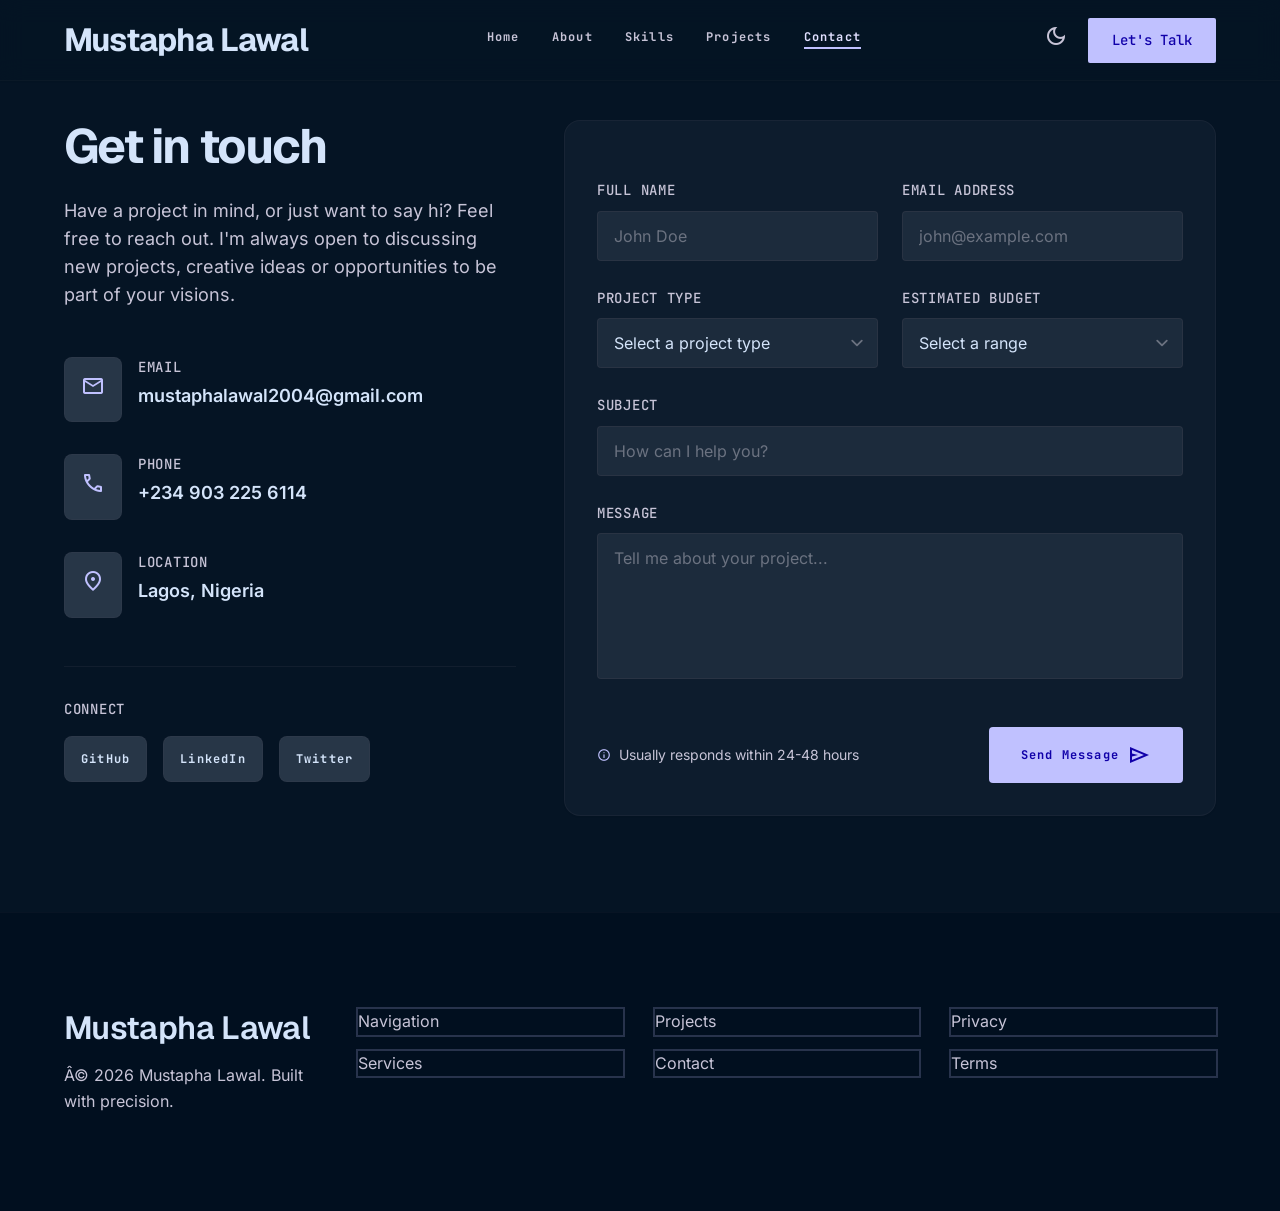
<file: contact.html>
﻿<!DOCTYPE html>

<html class="dark" lang="en">

<head>
    <meta charset="utf-8" />
    <meta content="width=device-width, initial-scale=1.0" name="viewport" />
    <title>Contact - Mustapha Lawal</title>
    <script src="assets/js/tailwindcss.js"></script>
    <link href="assets/css/fonts.css" rel="stylesheet" />
    <link href="assets/css/material-symbols.css" rel="stylesheet" />



    <script>
        (function () {
            try {
                var saved = localStorage.getItem('theme');
                var isDark = saved ? saved === 'dark' : true;
                if (isDark) document.documentElement.classList.add('dark');
                else document.documentElement.classList.remove('dark');
            } catch (e) { document.documentElement.classList.add('dark'); }
        })();
    </script>
    <script id="tailwind-config">
        tailwind.config = {
            darkMode: "class",
            theme: {
                extend: {
                    "colors": {
                        "inverse-on-surface": "#233143",
                        "secondary-fixed": "#dae2fd",
                        "surface-container-low": "#0d1c2d",
                        "on-surface": "#d4e4fa",
                        "tertiary-fixed-dim": "#ffb783",
                        "on-error": "#690005",
                        "primary-fixed": "#e1e0ff",
                        "on-secondary-fixed-variant": "#3f465c",
                        "primary": "#c0c1ff",
                        "surface-tint": "#c0c1ff",
                        "surface-container": "#122131",
                        "surface-dim": "#051424",
                        "error": "#ffb4ab",
                        "on-surface-variant": "#c7c4d7",
                        "on-primary-container": "#0d0096",
                        "on-tertiary-fixed": "#301400",
                        "on-tertiary-fixed-variant": "#703700",
                        "inverse-primary": "#494bd6",
                        "tertiary-container": "#d97721",
                        "surface-container-highest": "#273647",
                        "surface-container-high": "#1c2b3c",
                        "secondary-container": "#3f465c",
                        "tertiary-fixed": "#ffdcc5",
                        "primary-fixed-dim": "#c0c1ff",
                        "outline": "#908fa0",
                        "on-secondary-container": "#adb4ce",
                        "surface-variant": "#273647",
                        "tertiary": "#ffb783",
                        "inverse-surface": "#d4e4fa",
                        "outline-variant": "#464554",
                        "background": "#051424",
                        "on-tertiary": "#4f2500",
                        "on-tertiary-container": "#452000",
                        "on-primary": "#1000a9",
                        "on-secondary": "#283044",
                        "on-primary-fixed": "#07006c",
                        "on-background": "#d4e4fa",
                        "surface": "#051424",
                        "secondary": "#bec6e0",
                        "surface-bright": "#2c3a4c",
                        "primary-container": "#8083ff",
                        "on-primary-fixed-variant": "#2f2ebe",
                        "on-error-container": "#ffdad6",
                        "on-secondary-fixed": "#131b2e",
                        "secondary-fixed-dim": "#bec6e0",
                        "error-container": "#93000a",
                        "surface-container-lowest": "#010f1f"
                    },
                    "borderRadius": {
                        "DEFAULT": "0.125rem",
                        "lg": "0.25rem",
                        "xl": "0.5rem",
                        "full": "0.75rem"
                    },
                    "spacing": {
                        "gutter": "24px",
                        "section-gap": "96px",
                        "container-max": "1200px",
                        "unit": "8px",
                        "component-padding": "16px"
                    },
                    "fontFamily": {
                        "headline-lg-mobile": ["Geist"],
                        "body-md": ["Inter"],
                        "label-caps": ["JetBrains Mono"],
                        "headline-lg": ["Geist"],
                        "headline-xl": ["Geist"],
                        "mono-sm": ["JetBrains Mono"]
                    },
                    "fontSize": {
                        "headline-lg-mobile": ["28px", { "lineHeight": "1.2", "fontWeight": "600" }],
                        "body-md": ["16px", { "lineHeight": "1.6", "fontWeight": "400" }],
                        "label-caps": ["12px", { "lineHeight": "1.0", "letterSpacing": "0.1em", "fontWeight": "700" }],
                        "headline-lg": ["32px", { "lineHeight": "1.2", "letterSpacing": "-0.02em", "fontWeight": "600" }],
                        "headline-xl": ["48px", { "lineHeight": "1.1", "letterSpacing": "-0.04em", "fontWeight": "700" }],
                        "mono-sm": ["14px", { "lineHeight": "1.5", "fontWeight": "500" }]
                    }
                }
            }
        }
    </script>
    <style>
        .material-symbols-outlined {
            font-variation-settings: 'FILL' 0, 'wght' 400, 'GRAD' 0, 'opsz' 24;
        }
        html, body { overflow-x: hidden; max-width: 100vw; }
        img { max-width: 100%; height: auto; }
        #mobileMenu { transition: all 0.3s ease; }
        #mobileMenu.hidden { display: none; }
        @media (max-width: 768px) {
            .px-gutter { padding-left: 16px !important; padding-right: 16px !important; }
            .py-section-gap { padding-top: 48px !important; padding-bottom: 48px !important; }
            .pb-section-gap { padding-bottom: 48px !important; }
            .text-headline-xl { font-size: 30px !important; line-height: 1.15 !important; }
            .text-headline-lg { font-size: 24px !important; }
            .pt-\[120px\] { padding-top: 88px !important; }
            .p-8 { padding: 1.25rem !important; }
            .md\:p-8 { padding: 1.25rem !important; }
        }
        @media (max-width: 640px) {
            .text-headline-xl { font-size: 26px !important; }
        }
        @media (max-width: 380px) {
            .px-gutter { padding-left: 12px !important; padding-right: 12px !important; }
            .text-headline-xl { font-size: 22px !important; }
        }

        html:not(.dark) { color-scheme: light; }
        html:not(.dark) body { background-color: #f8fafc !important; color: #0f172a !important; }
        html:not(.dark) .bg-background { background-color: #f8fafc !important; }
        html:not(.dark) .bg-surface { background-color: #ffffff !important; }
        html:not(.dark) .bg-surface\/70 { background-color: rgba(255,255,255,0.85) !important; }
        html:not(.dark) .bg-surface-container-low { background-color: #ffffff !important; }
        html:not(.dark) .bg-surface-container-high { background-color: #f1f5f9 !important; }
        html:not(.dark) .bg-surface-container-highest { background-color: #e2e8f0 !important; }
        html:not(.dark) .text-on-surface { color: #0f172a !important; }
        html:not(.dark) .text-on-background { color: #0f172a !important; }
        html:not(.dark) .text-on-surface-variant { color: #475569 !important; }
        html:not(.dark) #navbar { background: rgba(255,255,255,0.85) !important; border-color: #e2e8f0 !important; }
        html:not(.dark) #mobileMenu { background: rgba(255,255,255,0.97) !important; }
        html:not(.dark) input, html:not(.dark) textarea, html:not(.dark) select { background: #ffffff !important; color: #0f172a !important; border-color: #cbd5e1 !important; }
    </style>
</head>

<body class="bg-background text-on-background font-body-md text-body-md antialiased min-h-screen flex flex-col">
    <!-- TopNavBar - Unified with index.html -->
    <header
        class="bg-surface/70 dark:bg-surface/70 backdrop-blur-md fixed top-0 w-full border-b border-outline-variant/10 shadow-sm z-50 transition-all duration-300"
        id="navbar">
        <div class="flex justify-between items-center h-20 px-gutter max-w-container-max mx-auto z-50">
            <a class="font-headline-lg text-headline-lg font-bold text-on-surface dark:text-on-surface tracking-tight"
                href="index.html">Mustapha Lawal</a>
            <nav class="hidden md:flex gap-8">
                <a class="font-label-caps text-label-caps text-on-surface-variant dark:text-on-surface-variant hover:text-primary transition-colors duration-200"
                    href="index.html">Home</a>
                <a class="font-label-caps text-label-caps text-on-surface-variant dark:text-on-surface-variant hover:text-primary transition-colors duration-200"
                    href="about.html">About</a>
                <a class="font-label-caps text-label-caps text-on-surface-variant dark:text-on-surface-variant hover:text-primary transition-colors duration-200"
                    href="index.html#skills">Skills</a>
                <a class="font-label-caps text-label-caps text-on-surface-variant dark:text-on-surface-variant hover:text-primary transition-colors duration-200"
                    href="project.html">Projects</a>
                <a class="font-label-caps text-label-caps text-primary dark:text-primary-fixed font-bold border-b-2 border-primary pb-1"
                    href="contact.html">Contact</a>
            </nav>
            <div class="flex items-center gap-2 sm:gap-4">
                <button id="themeToggle" aria-label="Toggle Dark Mode"
                    class="text-on-surface-variant hover:text-primary transition-colors duration-200 p-1">
                    <span id="themeIcon" class="material-symbols-outlined" data-icon="dark_mode">dark_mode</span>
                </button>
                <a class="hidden md:inline-flex bg-primary text-on-primary font-mono-sm text-mono-sm px-6 py-3 rounded hover:brightness-110 transition-all duration-200"
                    href="contact.html">Let's Talk</a>
                <button id="mobileMenuBtn" aria-label="Toggle Menu" aria-expanded="false"
                    class="md:hidden p-2 rounded-lg border border-outline-variant/20 text-on-surface hover:bg-surface-container-high transition-colors">
                    <span class="material-symbols-outlined" id="mobileMenuIcon">menu</span>
                </button>
            </div>
        </div>
        <div id="mobileMenu" class="hidden md:hidden border-t border-outline-variant/10 bg-surface/95 backdrop-blur-md">
            <nav class="flex flex-col px-6 py-6 gap-1">
                <a class="font-label-caps text-label-caps text-on-surface-variant hover:text-primary py-3 border-b border-outline-variant/10 transition-colors" href="index.html" onclick="closeMobileMenu()">Home</a>
                <a class="font-label-caps text-label-caps text-on-surface-variant hover:text-primary py-3 border-b border-outline-variant/10 transition-colors" href="about.html" onclick="closeMobileMenu()">About</a>
                <a class="font-label-caps text-label-caps text-on-surface-variant hover:text-primary py-3 border-b border-outline-variant/10 transition-colors" href="index.html#skills" onclick="closeMobileMenu()">Skills</a>
                <a class="font-label-caps text-label-caps text-on-surface-variant hover:text-primary py-3 border-b border-outline-variant/10 transition-colors" href="project.html" onclick="closeMobileMenu()">Projects</a>
                <a class="font-label-caps text-label-caps text-primary font-bold py-3 transition-colors" href="contact.html" onclick="closeMobileMenu()">Contact</a>
                <a class="mt-4 bg-primary text-on-primary font-mono-sm text-mono-sm px-6 py-3 rounded text-center hover:brightness-110 transition-all" href="contact.html">Let's Talk</a>
            </nav>
        </div>
    </header>
    <main class="flex-grow pt-[120px] pb-section-gap px-4 md:px-gutter max-w-container-max mx-auto w-full overflow-x-hidden">
        <div class="grid grid-cols-1 lg:grid-cols-12 gap-8 lg:gap-12">
            <!-- Contact Info -->
            <div class="lg:col-span-5 space-y-12">
                <div>
                    <h1 class="font-headline-xl text-headline-xl text-on-surface mb-6">Get in touch</h1>
                    <p class="text-on-surface-variant text-lg">Have a project in mind, or just want to say hi? Feel free
                        to reach out. I'm always open to discussing new projects, creative ideas or opportunities to be
                        part of your visions.</p>
                </div>
                <div class="space-y-8">
                    <div class="flex items-start gap-4">
                        <div
                            class="p-4 rounded-xl bg-surface-container-highest border border-outline-variant/20 text-primary">
                            <span class="material-symbols-outlined" data-icon="mail">mail</span>
                        </div>
                        <div>
                            <h3 class="font-mono-sm text-mono-sm text-on-surface-variant uppercase tracking-wider mb-1">
                                Email</h3>
                            <a class="text-on-surface font-semibold hover:text-primary transition-colors text-base sm:text-lg break-all"
                                href="mailto:mustaphalawal2004@gmail.com">mustaphalawal2004@gmail.com</a>
                        </div>
                    </div>
                    <div class="flex items-start gap-4">
                        <div
                            class="p-4 rounded-xl bg-surface-container-highest border border-outline-variant/20 text-primary">
                            <span class="material-symbols-outlined" data-icon="call">call</span>
                        </div>
                        <div>
                            <h3 class="font-mono-sm text-mono-sm text-on-surface-variant uppercase tracking-wider mb-1">
                                Phone</h3>
                            <a class="text-on-surface font-semibold hover:text-primary transition-colors text-lg"
                                href="tel:+1234567890">+234 903 225 6114</a>
                        </div>
                    </div>
                    <div class="flex items-start gap-4">
                        <div
                            class="p-4 rounded-xl bg-surface-container-highest border border-outline-variant/20 text-primary">
                            <span class="material-symbols-outlined" data-icon="location_on">location_on</span>
                        </div>
                        <div>
                            <h3 class="font-mono-sm text-mono-sm text-on-surface-variant uppercase tracking-wider mb-1">
                                Location</h3>
                            <p class="text-on-surface font-semibold text-lg">Lagos, Nigeria</p>
                        </div>
                    </div>
                </div>
                <div class="pt-8 border-t border-outline-variant/20">
                    <h3 class="font-mono-sm text-mono-sm text-on-surface-variant uppercase tracking-wider mb-4">Connect
                    </h3>
                    <div class="flex gap-4">
                        <a class="p-4 rounded-xl bg-surface-container-highest border border-outline-variant/20 text-on-surface hover:text-primary hover:border-primary/50 hover:bg-surface-container-high transition-all group flex items-center justify-center"
                            href="#">
                            <span class="font-label-caps text-label-caps">GitHub</span>
                        </a>
                        <a class="p-4 rounded-xl bg-surface-container-highest border border-outline-variant/20 text-on-surface hover:text-primary hover:border-primary/50 hover:bg-surface-container-high transition-all group flex items-center justify-center"
                            href="#">
                            <span class="font-label-caps text-label-caps">LinkedIn</span>
                        </a>
                        <a class="p-4 rounded-xl bg-surface-container-highest border border-outline-variant/20 text-on-surface hover:text-primary hover:border-primary/50 hover:bg-surface-container-high transition-all group flex items-center justify-center"
                            href="#">
                            <span class="font-label-caps text-label-caps">Twitter</span>
                        </a>
                    </div>
                </div>
            </div>
            <!-- Contact Form -->
            <div class="lg:col-span-7">
                <div
                    class="bg-surface-container-low border border-outline-variant/20 rounded-2xl p-6 md:p-8 relative overflow-hidden group hover:border-primary/30 transition-colors duration-500 shadow-sm">
                    <div
                        class="absolute inset-0 bg-gradient-to-br from-primary/5 to-transparent opacity-0 group-hover:opacity-100 transition-opacity duration-500">
                    </div>
                    <form id="contactForm" class="relative z-10 space-y-6">
                        <!-- Web3Forms: replace 2b90938a-9608-4cfc-9c34-850dda8a9fb4 with your actual key from https://web3forms.com -->
                        <input type="hidden" name="access_key" value="2b90938a-9608-4cfc-9c34-850dda8a9fb4">
                        <input type="hidden" name="from_name" value="contact form">
                        <!-- Honeypot for spam -->
                        <input type="checkbox" name="botcheck" class="hidden" style="display: none;">
                        <div id="formResult" class="hidden p-4 rounded-lg text-sm"></div>
                        <div class="grid grid-cols-1 md:grid-cols-2 gap-6">
                            <div class="space-y-2">
                                <label
                                    class="font-mono-sm text-mono-sm text-on-surface-variant uppercase tracking-wider"
                                    for="name">Full Name</label>
                                <input
                                    class="w-full bg-surface-container-high border border-outline-variant/30 rounded-lg px-4 py-3 text-on-surface focus:outline-none focus:border-primary focus:ring-2 focus:ring-primary/20 transition-all"
                                    id="name" name="name" placeholder="John Doe" required="" type="text" />
                            </div>
                            <div class="space-y-2">
                                <label
                                    class="font-mono-sm text-mono-sm text-on-surface-variant uppercase tracking-wider"
                                    for="email">Email Address</label>
                                <input
                                    class="w-full bg-surface-container-high border border-outline-variant/30 rounded-lg px-4 py-3 text-on-surface focus:outline-none focus:border-primary focus:ring-2 focus:ring-primary/20 transition-all"
                                    id="email" name="email" placeholder="john@example.com" required="" type="email" />
                            </div>
                        </div>
                        <div class="grid grid-cols-1 md:grid-cols-2 gap-6">
                            <div class="space-y-2">
                                <label
                                    class="font-mono-sm text-mono-sm text-on-surface-variant uppercase tracking-wider"
                                    for="project-type">Project Type</label>
                                <select
                                    class="w-full bg-surface-container-high border border-outline-variant/30 rounded-lg px-4 py-3 text-on-surface focus:outline-none focus:border-primary focus:ring-2 focus:ring-primary/20 transition-all appearance-none"
                                    id="project-type" name="project-type">
                                    <option disabled="" selected="" value="">Select a project type</option>
                                    <option value="web-dev">Web Development</option>
                                    <option value="mobile-dev">Mobile App</option>
                                    <option value="ui-ux">UI/UX Design</option>
                                    <option value="consulting">Consulting</option>
                                    <option value="other">Other</option>
                                </select>
                            </div>
                            <div class="space-y-2">
                                <label
                                    class="font-mono-sm text-mono-sm text-on-surface-variant uppercase tracking-wider"
                                    for="budget">Estimated Budget</label>
                                <select
                                    class="w-full bg-surface-container-high border border-outline-variant/30 rounded-lg px-4 py-3 text-on-surface focus:outline-none focus:border-primary focus:ring-2 focus:ring-primary/20 transition-all appearance-none"
                                    id="budget" name="budget">
                                    <option disabled="" selected="" value="">Select a range</option>
                                    <option value="small">&lt; $5,000</option>
                                    <option value="medium">$5,000 - $10,000</option>
                                    <option value="large">$10,000 - $25,000</option>
                                    <option value="xlarge">&gt; $25,000</option>
                                </select>
                            </div>
                        </div>
                        <div class="space-y-2">
                            <label class="font-mono-sm text-mono-sm text-on-surface-variant uppercase tracking-wider"
                                for="subject">Subject</label>
                            <input
                                class="w-full bg-surface-container-high border border-outline-variant/30 rounded-lg px-4 py-3 text-on-surface focus:outline-none focus:border-primary focus:ring-2 focus:ring-primary/20 transition-all"
                                id="subject" name="subject" placeholder="How can I help you?" required="" type="text" />
                        </div>
                        <div class="space-y-2">
                            <label class="font-mono-sm text-mono-sm text-on-surface-variant uppercase tracking-wider"
                                for="message">Message</label>
                            <textarea
                                class="w-full bg-surface-container-high border border-outline-variant/30 rounded-lg px-4 py-3 text-on-surface focus:outline-none focus:border-primary focus:ring-2 focus:ring-primary/20 transition-all resize-none"
                                id="message" name="message" placeholder="Tell me about your project..." required=""
                                rows="5"></textarea>
                        </div>
                        <div class="flex flex-col sm:flex-row items-center justify-between gap-6 pt-4">
                            <p class="text-on-surface-variant text-sm flex items-center gap-2">
                                <span class="material-symbols-outlined text-primary text-sm"
                                    data-icon="info">info</span>
                                Usually responds within 24-48 hours
                            </p>
                            <button id="submitBtn"
                                class="w-full sm:w-auto bg-primary text-on-primary font-label-caps text-label-caps px-8 py-4 rounded-lg hover:brightness-110 transition-all flex items-center justify-center gap-2 focus:ring-2 focus:ring-primary/50 focus:ring-offset-2 focus:ring-offset-background disabled:opacity-60 disabled:cursor-not-allowed"
                                type="submit">
                                <span id="btnText">Send Message</span>
                                <span class="material-symbols-outlined" data-icon="send">send</span>
                            </button>
                        </div>
                    </form>
                </div>
            </div>
        </div>
    </main>
    <!-- Footer -->
    <footer
        class="bg-surface-container-low dark:bg-surface-container-lowest w-full py-section-gap border-t border-outline-variant/10">
        <div class="grid grid-cols-1 md:grid-cols-4 gap-gutter px-gutter max-w-container-max mx-auto">
            <div class="col-span-1 md:col-span-1">
                <p class="font-headline-lg text-headline-lg font-semibold text-on-surface dark:text-on-surface mb-4">
                    Mustapha Lawal</p>
                <p class="text-on-surface-variant font-body-md text-body-md">Â© 2026 Mustapha Lawal. Built with
                    precision.</p>
            </div>
            <div class="col-span-1 md:col-span-3 grid grid-cols-2 md:grid-cols-3 gap-8">
                
                <div class="flex flex-col gap-4">
                    <a class="text-on-surface-variant hover:text-primary transition-colors font-body-md text-body-md Focus: ring-2 ring-primary/20"
                        href="#">Navigation</a>
                    <a class="text-on-surface-variant hover:text-primary transition-colors font-body-md text-body-md Focus: ring-2 ring-primary/20"
                        href="#">Services</a>
                </div>
                <div class="flex flex-col gap-4">
                    <a class="text-on-surface-variant hover:text-primary transition-colors font-body-md text-body-md Focus: ring-2 ring-primary/20"
                        href="#">Projects</a>
                    <a class="text-on-surface-variant hover:text-primary transition-colors font-body-md text-body-md Focus: ring-2 ring-primary/20"
                        href="#">Contact</a>
                </div>
                <div class="flex flex-col gap-4">
                    <a class="text-on-surface-variant hover:text-primary transition-colors font-body-md text-body-md Focus: ring-2 ring-primary/20"
                        href="#">Privacy</a>
                    <a class="text-on-surface-variant hover:text-primary transition-colors font-body-md text-body-md Focus: ring-2 ring-primary/20"
                        href="#">Terms</a>
                </div>
            </div>
        </div>
    </footer>
    <script>
        const mobileMenuBtn = document.getElementById('mobileMenuBtn');
        const mobileMenu = document.getElementById('mobileMenu');
        const mobileMenuIcon = document.getElementById('mobileMenuIcon');
        function toggleMobileMenu() {
            const isHidden = mobileMenu.classList.contains('hidden');
            if (isHidden) { mobileMenu.classList.remove('hidden'); mobileMenuIcon.textContent='close'; mobileMenuBtn.setAttribute('aria-expanded','true'); document.body.style.overflow='hidden'; }
            else { closeMobileMenu(); }
        }
        function closeMobileMenu(){ mobileMenu.classList.add('hidden'); mobileMenuIcon.textContent='menu'; mobileMenuBtn.setAttribute('aria-expanded','false'); document.body.style.overflow=''; }
        if (mobileMenuBtn) mobileMenuBtn.addEventListener('click', toggleMobileMenu);
        window.addEventListener('resize',()=>{if(window.innerWidth>=768)closeMobileMenu();});
        document.addEventListener('keydown',(e)=>{if(e.key==='Escape'&&!mobileMenu.classList.contains('hidden'))closeMobileMenu();});

        function updateThemeIcon(isDark) {
            const icon = document.getElementById('themeIcon');
            if (icon) { icon.textContent = isDark ? 'dark_mode' : 'light_mode'; icon.setAttribute('data-icon', isDark ? 'dark_mode' : 'light_mode'); }
            const btn = document.getElementById('themeToggle');
            if (btn) btn.setAttribute('aria-label', isDark ? 'Switch to light mode' : 'Switch to dark mode');
        }
        function toggleTheme() {
            const isDark = document.documentElement.classList.toggle('dark');
            try { localStorage.setItem('theme', isDark ? 'dark' : 'light'); } catch (e) {}
            updateThemeIcon(isDark);
        }
        updateThemeIcon(document.documentElement.classList.contains('dark'));
        const themeBtn = document.getElementById('themeToggle');
        if (themeBtn) themeBtn.addEventListener('click', toggleTheme);

        const form = document.getElementById("contactForm");
        const result = document.getElementById("formResult");
        const btn = document.getElementById("submitBtn");
        const btnText = document.getElementById("btnText");

        form.addEventListener("submit", async (e) => {
            e.preventDefault();
            const formData = new FormData(form);
            const object = Object.fromEntries(formData);
            const json = JSON.stringify(object);

            // Validation: allow any real key (removed hardcoded check that blocked your key)
            const key = (object.access_key || "").trim();
            if (!key || key === "YOUR_ACCESS_KEY_HERE" || key.length < 20) {
                result.className = "p-4 rounded-lg text-sm bg-error-container text-on-error-container";
                result.textContent = "Please set your Web3Forms access_key in contact.html (replace YOUR_ACCESS_KEY_HERE). Get one free at https://web3forms.com";
                result.classList.remove("hidden");
                return;
            }

            btn.disabled = true;
            btnText.textContent = "Sending...";
            result.classList.add("hidden");

            try {
                const response = await fetch("https://api.web3forms.com/submit", {
                    method: "POST",
                    headers: { "Content-Type": "application/json", "Accept": "application/json" },
                    body: json
                });
                const data = await response.json();
                if (response.ok && data.success) {
                    result.className = "p-4 rounded-lg text-sm bg-primary-container text-on-primary-container";
                    result.textContent = "Message sent successfully! I'll get back to you soon.";
                    result.classList.remove("hidden");
                    form.reset();
                } else {
                    throw new Error(data.message || "Failed to send");
                }
            } catch (err) {
                result.className = "p-4 rounded-lg text-sm bg-error-container text-on-error-container";
                result.textContent = "Failed to send: " + err.message;
                result.classList.remove("hidden");
            } finally {
                btn.disabled = false;
                btnText.textContent = "Send Message";
                result.scrollIntoView({ behavior: "smooth", block: "nearest" });
            }
        });
    </script>
</body>

</html>
</file>
<file: assets/css/fonts.css>
﻿@font-face {
  font-family: 'Geist';
  font-style: normal;
  font-weight: 600;
  font-display: swap;
  src: url(../fonts/gyBhhwUxId8gMGYQMKR3pzfaWI_RQuQ4nQ.ttf) format('truetype');
}
@font-face {
  font-family: 'Geist';
  font-style: normal;
  font-weight: 700;
  font-display: swap;
  src: url(../fonts/gyBhhwUxId8gMGYQMKR3pzfaWI_Re-Q4nQ.ttf) format('truetype');
}
@font-face {
  font-family: 'Inter';
  font-style: normal;
  font-weight: 400;
  font-display: swap;
  src: url(../fonts/UcCO3FwrK3iLTeHuS_nVMrMxCp50SjIw2boKoduKmMEVuLyfMZg.ttf) format('truetype');
}
@font-face {
  font-family: 'Inter';
  font-style: normal;
  font-weight: 500;
  font-display: swap;
  src: url(../fonts/UcCO3FwrK3iLTeHuS_nVMrMxCp50SjIw2boKoduKmMEVuI6fMZg.ttf) format('truetype');
}
@font-face {
  font-family: 'Inter';
  font-style: normal;
  font-weight: 600;
  font-display: swap;
  src: url(../fonts/UcCO3FwrK3iLTeHuS_nVMrMxCp50SjIw2boKoduKmMEVuGKYMZg.ttf) format('truetype');
}
@font-face {
  font-family: 'JetBrains Mono';
  font-style: normal;
  font-weight: 500;
  font-display: swap;
  src: url(../fonts/tDbY2o-flEEny0FZhsfKu5WU4zr3E_BX0PnT8RD8-qxjPQ.ttf) format('truetype');
}
@font-face {
  font-family: 'JetBrains Mono';
  font-style: normal;
  font-weight: 700;
  font-display: swap;
  src: url(../fonts/tDbY2o-flEEny0FZhsfKu5WU4zr3E_BX0PnT8RD8L6tjPQ.ttf) format('truetype');
}
</file>
<file: assets/css/material-symbols.css>
﻿@font-face {
  font-family: 'Material Symbols Outlined';
  font-style: normal;
  font-weight: 100;
  font-display: swap;
  src: url(../fonts/kJF1BvYX7BgnkSrUwT8OhrdQw4oELdPIeeII9v6oDMzByHX9rA6RzaxHMPdY43zj-jCxv3fzvRNU22ZXGJpEpjC_1v-p_4MrImHCIJIZrDCvHeem.ttf) format('truetype');
}
@font-face {
  font-family: 'Material Symbols Outlined';
  font-style: normal;
  font-weight: 200;
  font-display: swap;
  src: url(../fonts/kJF1BvYX7BgnkSrUwT8OhrdQw4oELdPIeeII9v6oDMzByHX9rA6RzaxHMPdY43zj-jCxv3fzvRNU22ZXGJpEpjC_1v-p_4MrImHCIJIZrDAvHOem.ttf) format('truetype');
}
@font-face {
  font-family: 'Material Symbols Outlined';
  font-style: normal;
  font-weight: 300;
  font-display: swap;
  src: url(../fonts/kJF1BvYX7BgnkSrUwT8OhrdQw4oELdPIeeII9v6oDMzByHX9rA6RzaxHMPdY43zj-jCxv3fzvRNU22ZXGJpEpjC_1v-p_4MrImHCIJIZrDDxHOem.ttf) format('truetype');
}
@font-face {
  font-family: 'Material Symbols Outlined';
  font-style: normal;
  font-weight: 400;
  font-display: swap;
  src: url(../fonts/kJF1BvYX7BgnkSrUwT8OhrdQw4oELdPIeeII9v6oDMzByHX9rA6RzaxHMPdY43zj-jCxv3fzvRNU22ZXGJpEpjC_1v-p_4MrImHCIJIZrDCvHOem.ttf) format('truetype');
}
@font-face {
  font-family: 'Material Symbols Outlined';
  font-style: normal;
  font-weight: 500;
  font-display: swap;
  src: url(../fonts/kJF1BvYX7BgnkSrUwT8OhrdQw4oELdPIeeII9v6oDMzByHX9rA6RzaxHMPdY43zj-jCxv3fzvRNU22ZXGJpEpjC_1v-p_4MrImHCIJIZrDCdHOem.ttf) format('truetype');
}
@font-face {
  font-family: 'Material Symbols Outlined';
  font-style: normal;
  font-weight: 600;
  font-display: swap;
  src: url(../fonts/kJF1BvYX7BgnkSrUwT8OhrdQw4oELdPIeeII9v6oDMzByHX9rA6RzaxHMPdY43zj-jCxv3fzvRNU22ZXGJpEpjC_1v-p_4MrImHCIJIZrDBxG-em.ttf) format('truetype');
}
@font-face {
  font-family: 'Material Symbols Outlined';
  font-style: normal;
  font-weight: 700;
  font-display: swap;
  src: url(../fonts/kJF1BvYX7BgnkSrUwT8OhrdQw4oELdPIeeII9v6oDMzByHX9rA6RzaxHMPdY43zj-jCxv3fzvRNU22ZXGJpEpjC_1v-p_4MrImHCIJIZrDBIG-em.ttf) format('truetype');
}

.material-symbols-outlined {
  font-family: 'Material Symbols Outlined';
  font-weight: normal;
  font-style: normal;
  font-size: 24px;
  line-height: 1;
  letter-spacing: normal;
  text-transform: none;
  display: inline-block;
  white-space: nowrap;
  word-wrap: normal;
  direction: ltr;
  -webkit-font-smoothing: antialiased;
}
</file>
